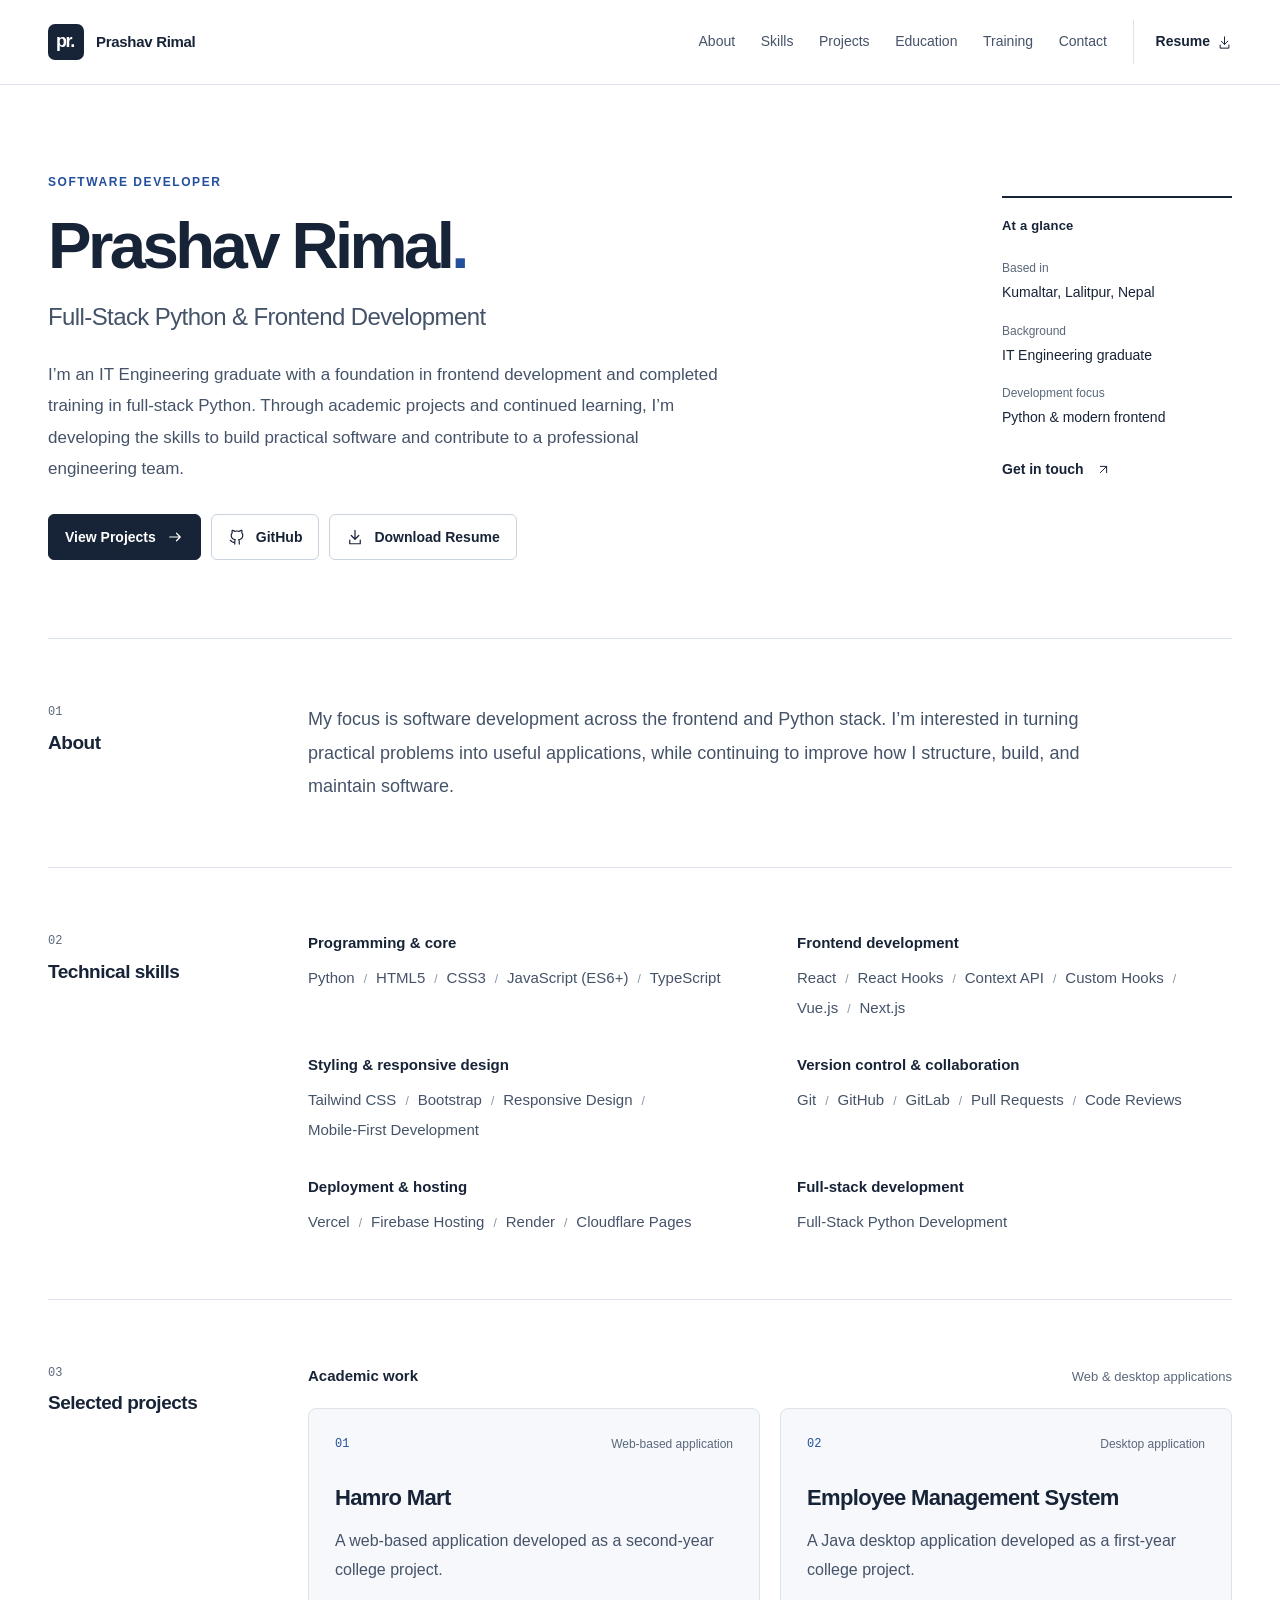
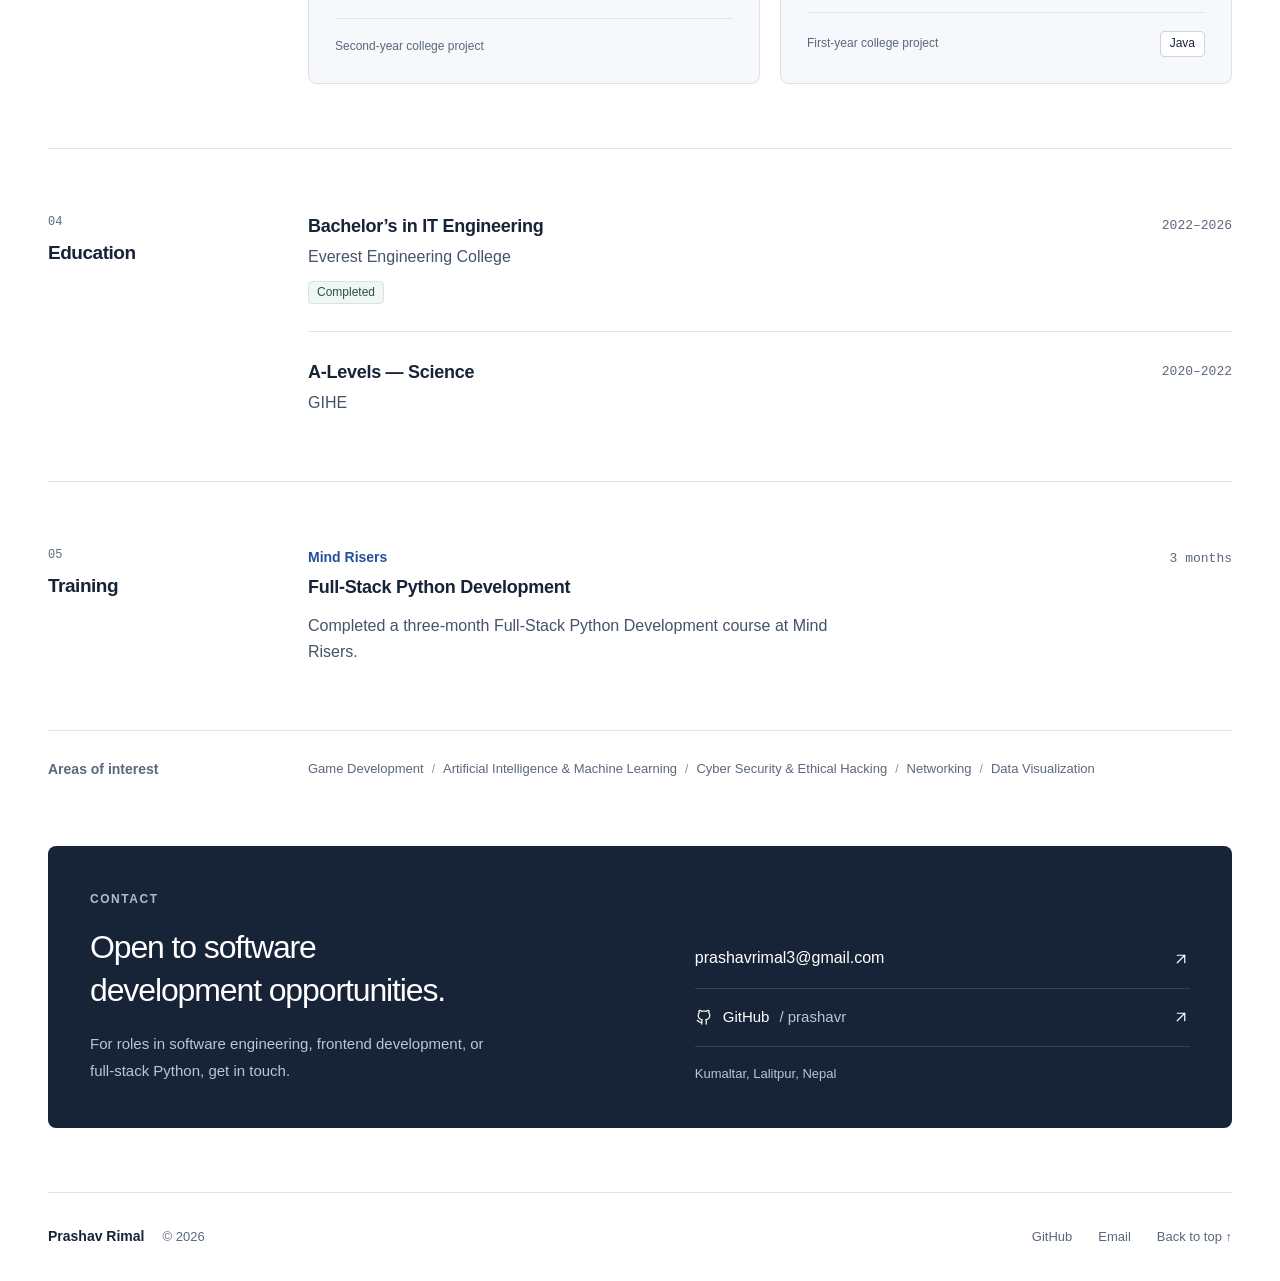
<file: index.html>
<!DOCTYPE html>
<html lang="en">
<head>
  <meta charset="UTF-8">
  <meta name="viewport" content="width=device-width, initial-scale=1">
  <meta name="color-scheme" content="light">
  <meta name="theme-color" content="#ffffff">
  <meta name="description" content="Portfolio of Prashav Rimal, a software developer based in Nepal focused on full-stack Python and modern frontend development.">
  <title>Prashav Rimal | Software Developer</title>
  <link rel="canonical" href="https://prashavrimal.com.np/">
  <meta property="og:type" content="website">
  <meta property="og:locale" content="en_US">
  <meta property="og:site_name" content="Prashav Rimal">
  <meta property="og:title" content="Prashav Rimal | Software Developer">
  <meta property="og:description" content="Portfolio of Prashav Rimal, a software developer based in Nepal focused on full-stack Python and modern frontend development.">
  <meta property="og:url" content="https://prashavrimal.com.np/">
  <meta name="twitter:card" content="summary">
  <meta name="twitter:title" content="Prashav Rimal | Software Developer">
  <meta name="twitter:description" content="Portfolio of Prashav Rimal, a software developer based in Nepal focused on full-stack Python and modern frontend development.">
  <link rel="icon" href="assets/favicon.svg" type="image/svg+xml">
  <link rel="stylesheet" href="css/style.css">
  <script src="js/script.js" defer></script>
</head>
<body>
  <a class="skip-link" href="#main">Skip to content</a>
  <header class="site-header"><div class="header-inner container">
    <a class="brand" href="#top" aria-label="Prashav Rimal, back to top"><span class="brand-mark" aria-hidden="true">pr.</span><span>Prashav Rimal</span></a>
    <button class="menu-toggle" type="button" aria-expanded="false" aria-controls="primary-navigation" hidden><span class="menu-label">Menu</span><span class="menu-icon" aria-hidden="true"><span></span><span></span></span></button>
    <nav class="primary-navigation" id="primary-navigation" aria-label="Main navigation">
      <a href="#about">About</a><a href="#skills">Skills</a><a href="#projects">Projects</a><a href="#education">Education</a><a href="#training">Training</a><a href="#contact">Contact</a><a class="nav-resume" href="assets/Prashav-Rimal-Resume.pdf" download="Prashav-Rimal-Resume.pdf" aria-label="Download Prashav Rimal's resume (PDF)">Resume <svg class="icon" width="20" height="20" viewBox="0 0 24 24" fill="none" stroke="currentColor" stroke-width="1.6" stroke-linecap="round" stroke-linejoin="round" aria-hidden="true" focusable="false"><path d="M12 3v12m-5-5 5 5 5-5M5 16v5h14v-5"/></svg></a>
    </nav>
  </div></header>
  <main class="container" id="main" tabindex="-1">
    <section class="hero" id="top" aria-labelledby="name-heading"><div class="hero-main">
      <p class="eyebrow">Software Developer</p>
      <h1 id="name-heading">Prashav Rimal<span class="name-period" aria-hidden="true">.</span></h1>
      <p class="hero-role">Full-Stack Python &amp; Frontend Development</p>
      <p class="hero-intro">I’m an IT Engineering graduate with a foundation in frontend development and completed training in full-stack Python. Through academic projects and continued learning, I’m developing the skills to build practical software and contribute to a professional engineering team.</p>
      <div class="hero-actions" id="resume"><a class="button button-primary" href="#projects">View Projects <svg class="icon" width="20" height="20" viewBox="0 0 24 24" fill="none" stroke="currentColor" stroke-width="1.6" stroke-linecap="round" stroke-linejoin="round" aria-hidden="true" focusable="false"><path d="M5 12h14m-5-5 5 5-5 5"/></svg></a><a class="button button-secondary" href="https://github.com/prashavr" aria-label="View Prashav Rimal on GitHub"><svg class="icon" width="20" height="20" viewBox="0 0 24 24" fill="none" stroke="currentColor" stroke-width="1.6" stroke-linecap="round" stroke-linejoin="round" aria-hidden="true" focusable="false"><path d="M9 19c-4.3 1.3-4.3-2.2-6-2.6m12 5v-3.4c.1-1-.3-1.8-.8-2.3 2.7-.3 5.5-1.3 5.5-6a4.7 4.7 0 0 0-1.3-3.3 4.3 4.3 0 0 0-.1-3.3S17.3 2.8 15 4.4a11.4 11.4 0 0 0-6 0C6.7 2.8 5.7 3.1 5.7 3.1a4.3 4.3 0 0 0-.1 3.3 4.7 4.7 0 0 0-1.3 3.3c0 4.7 2.8 5.7 5.5 6-.5.5-.9 1.3-.8 2.3v3.4"/></svg> GitHub</a><a class="button button-secondary" href="assets/Prashav-Rimal-Resume.pdf" download="Prashav-Rimal-Resume.pdf"><svg class="icon" width="20" height="20" viewBox="0 0 24 24" fill="none" stroke="currentColor" stroke-width="1.6" stroke-linecap="round" stroke-linejoin="round" aria-hidden="true" focusable="false"><path d="M12 3v12m-5-5 5 5 5-5M5 16v5h14v-5"/></svg> Download Resume</a></div>

    </div><aside class="profile-note" aria-label="Profile at a glance"><p class="note-heading">At a glance</p><dl><div><dt>Based in</dt><dd>Kumaltar, Lalitpur, Nepal</dd></div><div><dt>Background</dt><dd>IT Engineering graduate</dd></div><div><dt>Development focus</dt><dd>Python & modern frontend</dd></div></dl><a class="text-link" href="#contact">Get in touch <svg class="icon" width="20" height="20" viewBox="0 0 24 24" fill="none" stroke="currentColor" stroke-width="1.6" stroke-linecap="round" stroke-linejoin="round" aria-hidden="true" focusable="false"><path d="M7 17 17 7M7 7h10v10"/></svg></a></aside></section>

    <section class="section" id="about" aria-labelledby="about-heading"><div class="section-heading"><span class="section-index" aria-hidden="true">01</span><h2 id="about-heading">About</h2></div><div class="section-content"><p class="about-copy">My focus is software development across the frontend and Python stack. I’m interested in turning practical problems into useful applications, while continuing to improve how I structure, build, and maintain software.</p></div></section>

    <section class="section" id="skills" aria-labelledby="skills-heading"><div class="section-heading"><span class="section-index" aria-hidden="true">02</span><h2 id="skills-heading">Technical skills</h2></div><div class="skill-grid"><div class="skill-group"><h3>Programming &amp; core</h3><ul class="skill-list"><li>Python</li><li>HTML5</li><li>CSS3</li><li>JavaScript (ES6+)</li><li>TypeScript</li></ul></div><div class="skill-group"><h3>Frontend development</h3><ul class="skill-list"><li>React</li><li>React Hooks</li><li>Context API</li><li>Custom Hooks</li><li>Vue.js</li><li>Next.js</li></ul></div><div class="skill-group"><h3>Styling &amp; responsive design</h3><ul class="skill-list"><li>Tailwind CSS</li><li>Bootstrap</li><li>Responsive Design</li><li>Mobile-First Development</li></ul></div><div class="skill-group"><h3>Version control &amp; collaboration</h3><ul class="skill-list"><li>Git</li><li>GitHub</li><li>GitLab</li><li>Pull Requests</li><li>Code Reviews</li></ul></div><div class="skill-group"><h3>Deployment &amp; hosting</h3><ul class="skill-list"><li>Vercel</li><li>Firebase Hosting</li><li>Render</li><li>Cloudflare Pages</li></ul></div><div class="skill-group"><h3>Full-stack development</h3><ul class="skill-list"><li>Full-Stack Python Development</li></ul></div></div></section>

    <section class="section" id="projects" aria-labelledby="projects-heading"><div class="section-heading"><span class="section-index" aria-hidden="true">03</span><h2 id="projects-heading">Selected projects</h2></div><div><div class="section-intro"><p>Academic work</p><span>Web & desktop applications</span></div><div class="project-grid"><article class="project-card"><div class="project-body">
    <div class="project-topline"><span class="project-index" aria-hidden="true">01</span><span>Web-based application</span></div>
    <h3>Hamro Mart</h3><p class="project-description">A web-based application developed as a second-year college project.</p>
    <div class="project-meta"><span>Second-year college project</span></div>


  </div></article><article class="project-card"><div class="project-body">
    <div class="project-topline"><span class="project-index" aria-hidden="true">02</span><span>Desktop application</span></div>
    <h3>Employee Management System</h3><p class="project-description">A Java desktop application developed as a first-year college project.</p>
    <div class="project-meta"><span>First-year college project</span><ul class="technology-list" aria-label="Employee Management System technologies"><li>Java</li></ul></div>


  </div></article></div></div></section>

    <section class="section" id="education" aria-labelledby="education-heading"><div class="section-heading"><span class="section-index" aria-hidden="true">04</span><h2 id="education-heading">Education</h2></div><div class="credential-list"><article class="credential"><div><h3>Bachelor’s in IT Engineering</h3><p class="organization">Everest Engineering College</p><span class="completion-label">Completed</span></div><p class="period">2022–2026</p></article><article class="credential"><div><h3>A-Levels — Science</h3><p class="organization">GIHE</p></div><p class="period">2020–2022</p></article></div></section>

    <section class="section" id="training" aria-labelledby="training-heading"><div class="section-heading"><span class="section-index" aria-hidden="true">05</span><h2 id="training-heading">Training</h2></div><div><article class="credential training-credential"><div><p class="training-provider">Mind Risers</p><h3>Full-Stack Python Development</h3><p class="credential-description">Completed a three-month Full-Stack Python Development course at Mind Risers.</p></div><p class="period">3 months</p></article></div></section>

    <div class="interests"><h2>Areas of interest</h2><ul><li>Game Development</li><li>Artificial Intelligence &amp; Machine Learning</li><li>Cyber Security &amp; Ethical Hacking</li><li>Networking</li><li>Data Visualization</li></ul></div>

    <section class="contact-section" id="contact" aria-labelledby="contact-heading"><div class="contact-copy"><p class="eyebrow">Contact</p><h2 id="contact-heading">Open to software<br class="desktop-break"> development opportunities.</h2><p>For roles in software engineering, frontend development, or full-stack Python, get in touch.</p></div><div class="contact-links"><a class="contact-email" href="mailto:prashavrimal3@gmail.com">prashavrimal3@gmail.com <svg class="icon" width="20" height="20" viewBox="0 0 24 24" fill="none" stroke="currentColor" stroke-width="1.6" stroke-linecap="round" stroke-linejoin="round" aria-hidden="true" focusable="false"><path d="M7 17 17 7M7 7h10v10"/></svg></a><a href="https://github.com/prashavr" aria-label="View Prashav Rimal on GitHub"><svg class="icon" width="20" height="20" viewBox="0 0 24 24" fill="none" stroke="currentColor" stroke-width="1.6" stroke-linecap="round" stroke-linejoin="round" aria-hidden="true" focusable="false"><path d="M9 19c-4.3 1.3-4.3-2.2-6-2.6m12 5v-3.4c.1-1-.3-1.8-.8-2.3 2.7-.3 5.5-1.3 5.5-6a4.7 4.7 0 0 0-1.3-3.3 4.3 4.3 0 0 0-.1-3.3S17.3 2.8 15 4.4a11.4 11.4 0 0 0-6 0C6.7 2.8 5.7 3.1 5.7 3.1a4.3 4.3 0 0 0-.1 3.3 4.7 4.7 0 0 0-1.3 3.3c0 4.7 2.8 5.7 5.5 6-.5.5-.9 1.3-.8 2.3v3.4"/></svg> GitHub <span aria-hidden="true">/ prashavr</span><svg class="icon" width="20" height="20" viewBox="0 0 24 24" fill="none" stroke="currentColor" stroke-width="1.6" stroke-linecap="round" stroke-linejoin="round" aria-hidden="true" focusable="false"><path d="M7 17 17 7M7 7h10v10"/></svg></a><p>Kumaltar, Lalitpur, Nepal</p></div></section>
  </main>
  <footer class="site-footer container"><p><span>Prashav Rimal</span><span class="copyright">© <span data-current-year>2026</span></span></p><nav aria-label="Footer navigation"><a href="https://github.com/prashavr">GitHub</a><a href="mailto:prashavrimal3@gmail.com">Email</a><a href="#top">Back to top ↑</a></nav></footer>
</body>
</html>
</file>
<file: css/style.css>
/* Shared theme tokens; no external fonts or UI packages. */
:root {
  --ink: #172337;
  --body: #455369;
  --muted: #5b687a;
  --accent: #244f9c;
  --line: #dde3eb;
  --surface: #f6f8fb;
  --white: #fff;
  --radius: 8px;
  --section-gap: clamp(2.5rem, 5vw, 4.5rem);
  font-family: -apple-system, BlinkMacSystemFont, "Segoe UI", Roboto, "Helvetica Neue", Arial, sans-serif;
  color: var(--ink);
  background: var(--white);
  font-synthesis: none;
  text-rendering: optimizeLegibility;
  -webkit-font-smoothing: antialiased;
}
*, *::before, *::after { box-sizing: border-box; }
body { margin: 0; font-size: 1rem; line-height: 1.65; }
h1, h2, h3, p, dl, dd, ul { margin: 0; }
button, a { -webkit-tap-highlight-color: transparent; touch-action: manipulation; transition: color 140ms ease, background-color 140ms ease, border-color 140ms ease; }
button { font: inherit; }
a { color: inherit; text-decoration: none; text-underline-offset: .25em; }
a:hover { color: var(--accent); }
a:focus-visible, button:focus-visible, summary:focus-visible { outline: 3px solid var(--accent); outline-offset: 5px; border-radius: 3px; }
::selection { color: #102855; background: #dbe8ff; }
[hidden] { display: none !important; }
.container { max-width: 1184px; width: calc(100% - 96px); margin-inline: auto; }
.icon { width: 1.125rem; height: 1.125rem; flex: 0 0 auto; vertical-align: middle; }
.skip-link { position: fixed; top: 10px; left: 16px; z-index: 100; padding: 12px 20px; background: var(--ink); color: white; transform: translateY(-160%); }
.skip-link:focus { transform: translateY(0); color: white; }
section, #resume { scroll-margin-top: 112px; }
main:focus { outline: none; }
.site-header { position: sticky; top: 0; z-index: 20; background: var(--white); border-bottom: 1px solid var(--line); }
.header-inner { min-height: 84px; display: flex; flex-wrap: wrap; align-items: center; justify-content: space-between; gap: 12px 28px; }
.brand { display: inline-flex; gap: 12px; align-items: center; font-size: .9375rem; font-weight: 650; letter-spacing: -.02em; white-space: nowrap; }
.brand-mark { display: grid; place-items: center; width: 36px; height: 36px; border-radius: 7px; background: var(--ink); color: var(--white); font-size: 1.125rem; font-weight: 650; letter-spacing: -.07em; padding-right: 2px; }
.primary-navigation { display: flex; flex-wrap: wrap; align-items: center; gap: clamp(1rem, 2vw, 1.625rem); }
.primary-navigation a { display: inline-flex; align-items: center; min-height: 44px; font-size: .875rem; color: var(--body); }
.primary-navigation a:hover, .primary-navigation a[aria-current="location"] { color: var(--accent); }
.primary-navigation .nav-resume { gap: 7px; padding-left: 22px; border-left: 1px solid var(--line); color: var(--ink); font-weight: 600; }
.nav-resume .icon { width: 15px; height: 15px; }
.menu-toggle { display: none; align-items: center; gap: 12px; min-height: 44px; background: none; border: 1px solid var(--line); border-radius: var(--radius); color: var(--ink); padding: 6px 12px; font-size: .875rem; cursor: pointer; }
.menu-icon { display: grid; gap: 5px; width: 17px; }
.menu-icon span { height: 1px; background: currentColor; width: 100%; }
.hero { display: grid; grid-template-columns: minmax(0, 1fr) 230px; gap: 80px; align-items: start; padding-block: 88px 78px; }
.eyebrow { font-size: .75rem; text-transform: uppercase; letter-spacing: .13em; font-weight: 650; color: var(--accent); }
h1 { font-size: clamp(2.75rem, 5.1vw, 4.5rem); line-height: 1.12; letter-spacing: -.055em; font-weight: 650; margin: 16px 0 18px; overflow-wrap: anywhere; }
.name-period { color: var(--accent); }
.hero-role { font-size: clamp(1.125rem, 2.1vw, 1.5rem); line-height: 1.45; letter-spacing: -.025em; font-weight: 450; color: var(--body); }
.hero-intro { max-width: 680px; margin-top: 24px; font-size: 1.0625rem; line-height: 1.85; color: var(--body); }
.hero-actions { display: flex; align-items: center; flex-wrap: wrap; gap: 10px; margin-top: 30px; }
.button { display: inline-flex; align-items: center; justify-content: center; gap: 10px; min-height: 46px; padding: 10px 16px; font-size: .875rem; line-height: 1.5; font-weight: 550; border-radius: 6px; border: 1px solid transparent; }
.button-primary { color: var(--white); background: var(--ink); border-color: var(--ink); }
.button-primary:hover { color: var(--white); background: #2b3e5b; border-color: #2b3e5b; }
.button-secondary { border-color: #cbd3df; background: var(--white); }
.button-secondary:hover { background: var(--surface); color: var(--ink); border-color: #8595aa; }
.button-resume { background: var(--surface); color: var(--muted); border-color: var(--line); cursor: not-allowed; }
.resume-status { font-size: .8125rem; color: var(--muted); margin-top: 10px; }
.profile-note { border-top: 2px solid var(--ink); padding-top: 17px; margin-top: 23px; }
.note-heading { font-size: .8125rem; font-weight: 600; letter-spacing: .015em; margin-bottom: 23px; }
.profile-note dl { display: grid; gap: 18px; }
.profile-note dt { font-size: .75rem; color: var(--muted); margin-bottom: 3px; }
.profile-note dd { font-size: .875rem; line-height: 1.55; }
.text-link { display: inline-flex; align-items: center; gap: 12px; margin-top: 23px; min-height: 36px; font-size: .875rem; font-weight: 600; }
.text-link .icon { width: 15px; height: 15px; }
.section { display: grid; grid-template-columns: 212px minmax(0, 1fr); column-gap: 48px; padding-block: var(--section-gap); border-top: 1px solid var(--line); }
.section-heading { display: flex; flex-direction: column; gap: 7px; }
.section-index { font-family: ui-monospace, SFMono-Regular, Consolas, monospace; font-size: .75rem; color: var(--muted); }
.section-heading h2 { font-size: 1.1875rem; font-weight: 600; letter-spacing: -.025em; line-height: 1.4; }
.about-copy { font-size: 1.125rem; line-height: 1.85; color: var(--body); max-width: 780px; }
.skill-grid { display: grid; grid-template-columns: 1fr 1fr; gap: 34px 54px; }
.skill-group h3 { font-size: .9375rem; line-height: 1.5; font-weight: 600; margin-bottom: 11px; }
.skill-list, .interests ul { list-style: none; padding: 0; display: flex; flex-wrap: wrap; gap: 5px 0; }
.skill-list li { color: var(--body); font-size: .9375rem; line-height: 1.65; }
.skill-list li:not(:last-child)::after, .interests li:not(:last-child)::after { content: "/"; display: inline-block; color: #8993a1; padding-inline: 9px; font-size: .75rem; }
.section-intro { display: flex; align-items: baseline; justify-content: space-between; gap: 16px; margin-bottom: 20px; }
.section-intro p { font-size: .9375rem; font-weight: 550; }
.section-intro span { font-size: .8125rem; color: var(--muted); }
.project-grid { display: grid; grid-template-columns: repeat(2, minmax(0, 1fr)); gap: 20px; }
.project-card { border: 1px solid var(--line); border-radius: var(--radius); background: var(--surface); overflow: hidden; display: flex; flex-direction: column; }
.project-body { padding: 26px; display: flex; flex-direction: column; flex: 1; }
.project-topline { display: flex; align-items: center; justify-content: space-between; gap: 12px; color: var(--muted); font-size: .75rem; margin-bottom: 28px; }
.project-index { font-family: ui-monospace, SFMono-Regular, Consolas, monospace; color: var(--accent); }
.project-card h3 { font-size: 1.375rem; line-height: 1.35; letter-spacing: -.03em; font-weight: 600; margin-bottom: 14px; }
.project-description { font-size: 1rem; line-height: 1.8; color: var(--body); flex: 1; }
.project-meta { margin-top: 28px; padding-top: 18px; border-top: 1px solid var(--line); display: flex; justify-content: space-between; align-items: center; flex-wrap: wrap; gap: 12px; font-size: .75rem; color: var(--muted); }
.technology-list { display: flex; flex-wrap: wrap; gap: 6px; list-style: none; padding: 0; }
.technology-list li { padding: 2px 9px; border: 1px solid #cad4e2; border-radius: 4px; background: white; color: var(--ink); font-size: .75rem; }
.project-image { display: block; width: 100%; height: auto; aspect-ratio: 8 / 5; object-fit: cover; border-bottom: 1px solid var(--line); }
.project-details { margin-top: 18px; border-top: 1px solid var(--line); padding-top: 12px; font-size: .875rem; }
.project-details summary { display: flex; align-items: center; justify-content: space-between; min-height: 44px; cursor: pointer; list-style: none; }
.project-details summary::-webkit-details-marker { display: none; }
.project-details[open] summary .icon { transform: rotate(90deg); }
.project-details ul { padding: 8px 0 0 18px; color: var(--body); }
.project-details li + li { margin-top: 8px; }
.project-links { display: flex; flex-wrap: wrap; gap: 20px; margin-top: 16px; }
.project-links a { display: inline-flex; min-height: 44px; align-items: center; gap: 8px; font-size: .875rem; font-weight: 600; }
.credential { display: flex; justify-content: space-between; align-items: flex-start; gap: 28px; }
.credential h3 { font-size: 1.125rem; line-height: 1.5; letter-spacing: -.015em; font-weight: 600; }
.organization { font-size: 1rem; margin-top: 4px; color: var(--body); }
.period { white-space: nowrap; font-family: ui-monospace, SFMono-Regular, Consolas, monospace; color: var(--muted); font-size: .8125rem; line-height: 2; }
.completion-label { display: inline-block; margin-top: 10px; color: #295148; font-size: .75rem; border: 1px solid #d7e5e1; border-radius: 4px; padding: 1px 8px; background: #f0f6f4; }
.credential + .credential { margin-top: 27px; border-top: 1px solid var(--line); padding-top: 27px; }
.training-provider { font-size: .875rem; color: var(--accent); font-weight: 550; margin-bottom: 5px; }
.credential-description { margin-top: 12px; color: var(--body); font-size: 1rem; max-width: 560px; }
.interests { display: grid; grid-template-columns: 212px minmax(0, 1fr); gap: 48px; border-top: 1px solid var(--line); padding-block: 27px; }
.interests h2 { font-size: .875rem; font-weight: 550; color: var(--muted); }
.interests li { font-size: .8125rem; color: var(--muted); }
.interests li:not(:last-child)::after { padding-inline: 8px; }
.contact-section { display: grid; grid-template-columns: 1.1fr 1fr; align-items: end; gap: 60px; padding: 44px 42px; margin-block: 38px 64px; border-radius: var(--radius); background: var(--ink); color: white; }
.contact-section .eyebrow { color: #a9bbd7; margin-bottom: 16px; }
.contact-copy h2 { font-size: clamp(1.5rem, 2.6vw, 2rem); font-weight: 500; line-height: 1.35; letter-spacing: -.035em; }
.contact-copy > p:last-child { max-width: 400px; color: #bac5d5; font-size: .9375rem; line-height: 1.8; margin-top: 18px; }
.contact-links { min-width: 0; }
.contact-links a { display: flex; align-items: center; gap: 10px; padding-block: 16px; border-bottom: 1px solid #364254; font-size: .9375rem; }
.contact-links a:hover { color: #c3d8ff; }
.contact-links a:focus-visible { outline-color: #c3d8ff; }
.contact-links .contact-email { font-size: 1rem; padding-top: 0; overflow-wrap: anywhere; }
.contact-links a .icon:last-child { margin-left: auto; }
.contact-links a span { color: #bac5d5; }
.contact-links p { font-size: .8125rem; color: #bac5d5; margin-top: 16px; }
.site-footer { border-top: 1px solid var(--line); display: flex; justify-content: space-between; align-items: center; gap: 24px; padding-block: 22px; }
.site-footer p { display: flex; align-items: center; gap: 18px; font-size: .875rem; font-weight: 550; }
.copyright { font-size: .8125rem; color: var(--muted); font-weight: 400; }
.site-footer nav { display: flex; flex-wrap: wrap; gap: 26px; }
.site-footer a { min-height: 44px; display: inline-flex; align-items: center; font-size: .8125rem; color: var(--muted); }
.site-footer a:hover { color: var(--accent); }
.error-page { max-width: 640px; padding-block: 100px; }
.error-page h1 { font-size: 2.5rem; }
.error-page p { margin-block: 20px 28px; color: var(--body); }
@media (max-width: 1100px) {
  .container { width: calc(100% - 64px); }
  .header-inner { gap: 20px; }
  .brand { gap: 8px; font-size: .875rem; }
  .primary-navigation { gap: 15px; }
  .primary-navigation .nav-resume { padding-left: 15px; }
  .hero { grid-template-columns: minmax(0, 1fr) 210px; gap: 42px; padding-block: 68px; }
  .section, .interests { grid-template-columns: 175px minmax(0, 1fr); column-gap: 32px; }
  .skill-grid { gap: 28px; }
  .project-body { padding: 22px; }
  .contact-section { gap: 36px; padding: 36px 30px; }
}
@media (max-width: 900px) {
  .header-inner { flex-wrap: wrap; min-height: 72px; gap: 0; padding-block: 16px; }
  .menu-toggle:not([hidden]) { display: inline-flex; }
  .primary-navigation { display: flex; flex-basis: 100%; width: 100%; flex-wrap: wrap; margin-top: 14px; padding-top: 14px; border-top: 1px solid var(--line); gap: 4px 24px; }
  .navigation-enhanced .primary-navigation:not(.is-open) { display: none; }
  .primary-navigation .nav-resume { padding-left: 0; border-left: 0; }
  .hero { grid-template-columns: minmax(0, 1fr); gap: 32px; padding-block: 52px; }
  .hero-intro { max-width: 720px; }
  .profile-note { display: none; }
  .section, .interests { grid-template-columns: minmax(0, 1fr); gap: 26px; }
  .section-heading { flex-direction: row; align-items: baseline; gap: 12px; }
  .section-heading h2 { font-size: 1.25rem; }
  .contact-section { align-items: start; gap: 28px; }
  .contact-links .contact-email { font-size: .9375rem; }
  .desktop-break { display: none; }
}
@media (max-width: 620px) {
  .container { width: calc(100% - 40px); }
  .brand { gap: 10px; font-size: .9375rem; }
  .brand-mark { width: 32px; height: 32px; }
  .header-inner { min-height: 72px; padding-block: 13px; }
  .primary-navigation { display: grid; grid-template-columns: 1fr 1fr; gap: 4px 16px; }
  .primary-navigation a { min-height: 44px; }
  .hero { padding-block: 46px 40px; }
  h1 { font-size: clamp(2.5rem, 10vw, 3.5rem); margin-top: 14px; }
  .hero-role { font-size: 1.125rem; max-width: 310px; line-height: 1.6; }
  .hero-intro { font-size: 1rem; margin-top: 20px; line-height: 1.8; }
  .hero-actions { gap: 10px; margin-top: 25px; }
  .button { font-size: .8125rem; padding-inline: 14px; }
  .resume-status { font-size: .75rem; }
  .about-copy { font-size: 1rem; }
  .skill-grid { grid-template-columns: 1fr; gap: 25px; }
  .skill-group h3 { margin-bottom: 8px; }
  .skill-list li { font-size: .9375rem; }
  .section-intro { display: block; margin-bottom: 18px; }
  .section-intro span { display: block; margin-top: 4px; }
  .project-grid { grid-template-columns: 1fr; gap: 16px; }
  .project-body { padding: 24px; }
  .project-topline { margin-bottom: 24px; }
  .project-card h3 { font-size: 1.375rem; }
  .credential { flex-direction: column; gap: 10px; }
  .credential h3 { font-size: 1.0625rem; }
  .period { font-size: .8125rem; }
  .interests { gap: 12px; padding-block: 23px; }
  .contact-section { grid-template-columns: 1fr; gap: 28px; padding: 30px 24px; margin-block: 26px 40px; }
  .contact-copy h2 { font-size: 1.625rem; }
  .contact-links .contact-email { font-size: .9375rem; }
  .site-footer { flex-direction: column; align-items: flex-start; gap: 4px; padding-block: 24px; }
  .site-footer nav { gap: 24px; }
}
@media (prefers-reduced-motion: reduce) {
  *, *::before, *::after { transition: none !important; scroll-behavior: auto !important; }
}
@media (prefers-contrast: more) {
  :root { --body: #243047; --muted: #344057; --line: #7a8798; }
}
@media print {
  :root { color: #000; background: #fff; }
  .container { width: 100%; max-width: none; }
  .site-header, .hero-actions, .resume-status, .profile-note, .skip-link, .site-footer nav { display: none; }
  .hero { display: block; padding: 0 0 24px; }
  h1 { font-size: 30pt; }
  .hero-role { font-size: 14pt; }
  .section, .interests { grid-template-columns: 140px 1fr; gap: 24px; padding-block: 20px; }
  .project-card, .credential, .skill-group { break-inside: avoid; }
  .contact-section { background: #fff; color: #000; padding: 20px 0; border-top: 1px solid #999; margin: 20px 0; }
  .contact-section p, .contact-section .eyebrow, .contact-links a span { color: #333; }
  .contact-links a { border-color: #999; }
}
</file>
